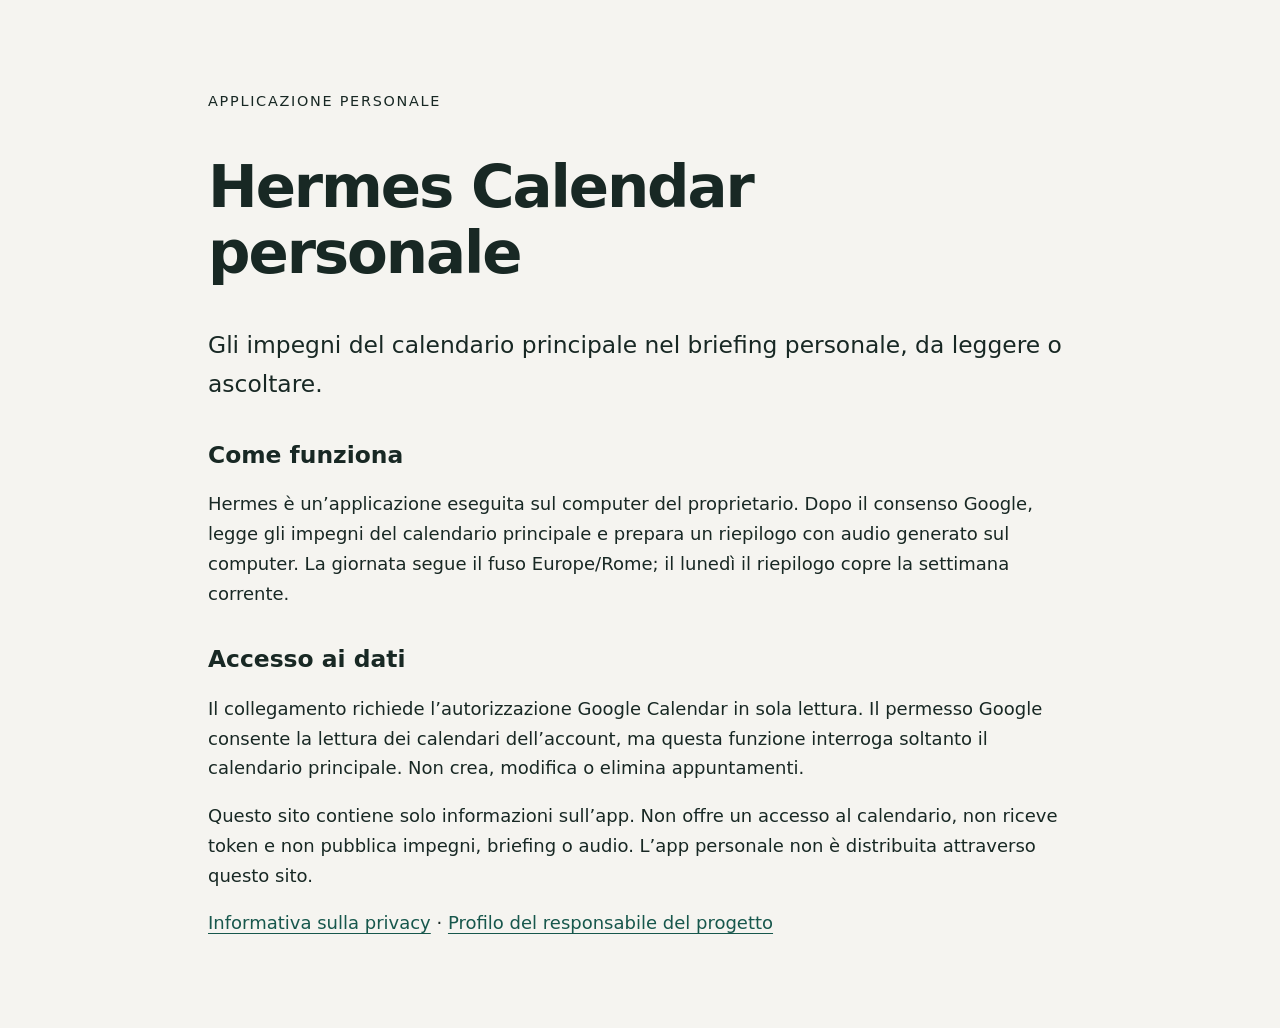
<file: index.html>
<!doctype html>
<html lang="it">
<meta charset="utf-8">
<meta name="viewport" content="width=device-width,initial-scale=1">
<meta name="description" content="Hermes Calendar personale: informazioni sul collegamento locale, in sola lettura, a Google Calendar.">
<title>Hermes Calendar personale</title>
<link rel="stylesheet" href="style.css">
<main>
  <p class="eyebrow">Applicazione personale</p>
  <h1>Hermes Calendar personale</h1>
  <p class="lead">Gli impegni del calendario principale nel briefing personale, da leggere o ascoltare.</p>
  <h2>Come funziona</h2>
  <p>Hermes è un’applicazione eseguita sul computer del proprietario. Dopo il consenso Google, legge gli impegni del calendario principale e prepara un riepilogo con audio generato sul computer. La giornata segue il fuso Europe/Rome; il lunedì il riepilogo copre la settimana corrente.</p>
  <h2>Accesso ai dati</h2>
  <p>Il collegamento richiede l’autorizzazione Google Calendar in sola lettura. Il permesso Google consente la lettura dei calendari dell’account, ma questa funzione interroga soltanto il calendario principale. Non crea, modifica o elimina appuntamenti.</p>
  <p>Questo sito contiene solo informazioni sull’app. Non offre un accesso al calendario, non riceve token e non pubblica impegni, briefing o audio. L’app personale non è distribuita attraverso questo sito.</p>
  <p><a href="privacy.html">Informativa sulla privacy</a> · <a href="https://github.com/paolomail1996-rgb">Profilo del responsabile del progetto</a></p>
</main>
</html>
</file>
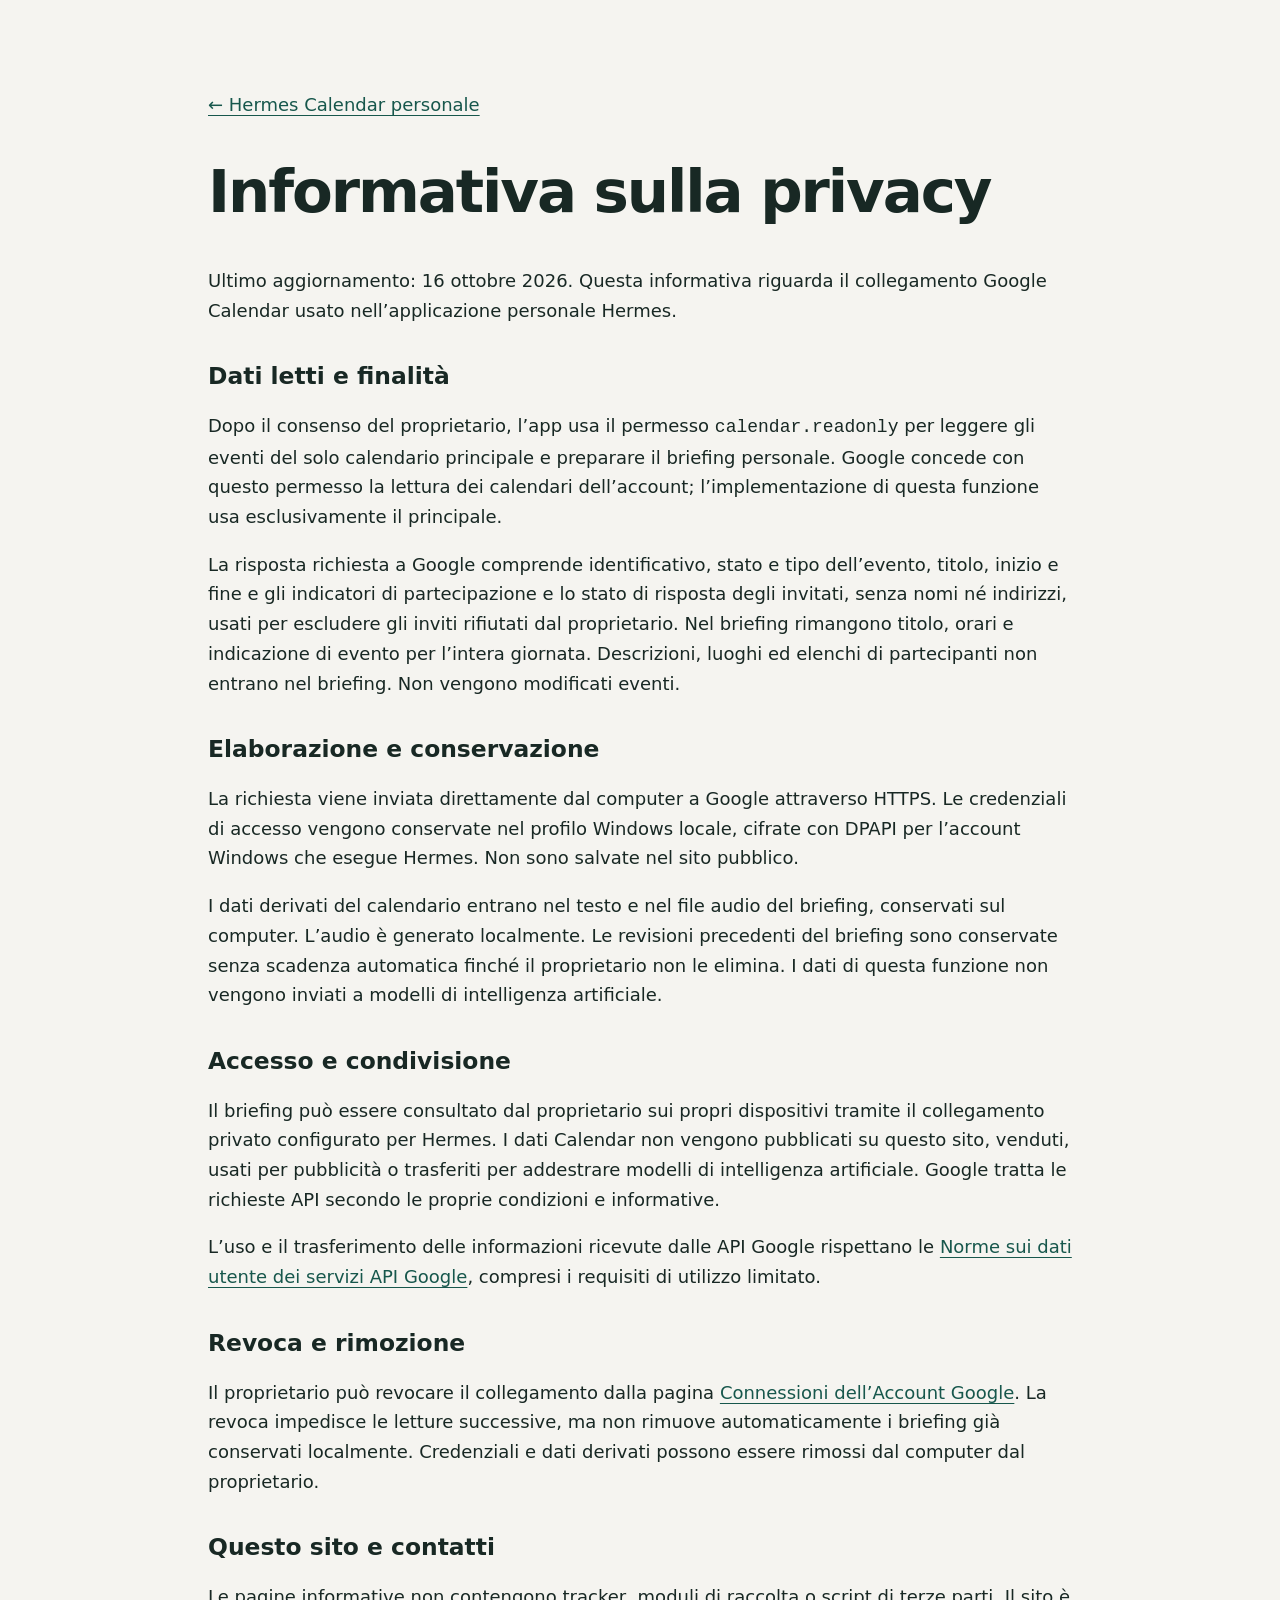
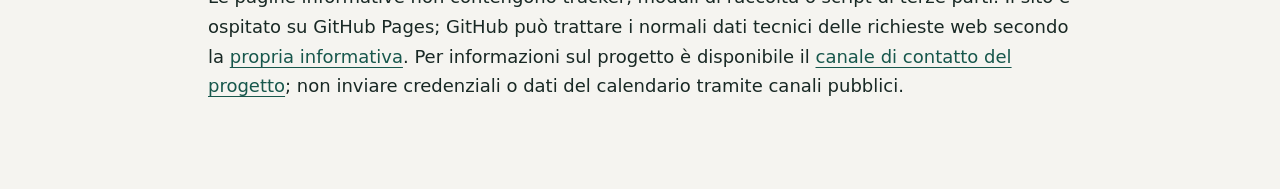
<file: privacy.html>
<!doctype html>
<html lang="it">
<meta charset="utf-8">
<meta name="viewport" content="width=device-width,initial-scale=1">
<meta name="description" content="Accesso, utilizzo e conservazione dei dati di Google Calendar da parte di Hermes Calendar personale.">
<title>Privacy · Hermes Calendar personale</title>
<link rel="stylesheet" href="style.css">
<main>
  <p><a href="index.html">← Hermes Calendar personale</a></p>
  <h1>Informativa sulla privacy</h1>
  <p>Ultimo aggiornamento: 16 ottobre 2026. Questa informativa riguarda il collegamento Google Calendar usato nell’applicazione personale Hermes.</p>
  <h2>Dati letti e finalità</h2>
  <p>Dopo il consenso del proprietario, l’app usa il permesso <code>calendar.readonly</code> per leggere gli eventi del solo calendario principale e preparare il briefing personale. Google concede con questo permesso la lettura dei calendari dell’account; l’implementazione di questa funzione usa esclusivamente il principale.</p>
  <p>La risposta richiesta a Google comprende identificativo, stato e tipo dell’evento, titolo, inizio e fine e gli indicatori di partecipazione e lo stato di risposta degli invitati, senza nomi né indirizzi, usati per escludere gli inviti rifiutati dal proprietario. Nel briefing rimangono titolo, orari e indicazione di evento per l’intera giornata. Descrizioni, luoghi ed elenchi di partecipanti non entrano nel briefing. Non vengono modificati eventi.</p>
  <h2>Elaborazione e conservazione</h2>
  <p>La richiesta viene inviata direttamente dal computer a Google attraverso HTTPS. Le credenziali di accesso vengono conservate nel profilo Windows locale, cifrate con DPAPI per l’account Windows che esegue Hermes. Non sono salvate nel sito pubblico.</p>
  <p>I dati derivati del calendario entrano nel testo e nel file audio del briefing, conservati sul computer. L’audio è generato localmente. Le revisioni precedenti del briefing sono conservate senza scadenza automatica finché il proprietario non le elimina. I dati di questa funzione non vengono inviati a modelli di intelligenza artificiale.</p>
  <h2>Accesso e condivisione</h2>
  <p>Il briefing può essere consultato dal proprietario sui propri dispositivi tramite il collegamento privato configurato per Hermes. I dati Calendar non vengono pubblicati su questo sito, venduti, usati per pubblicità o trasferiti per addestrare modelli di intelligenza artificiale. Google tratta le richieste API secondo le proprie condizioni e informative.</p>
  <p>L’uso e il trasferimento delle informazioni ricevute dalle API Google rispettano le <a href="https://developers.google.com/terms/api-services-user-data-policy">Norme sui dati utente dei servizi API Google</a>, compresi i requisiti di utilizzo limitato.</p>
  <h2>Revoca e rimozione</h2>
  <p>Il proprietario può revocare il collegamento dalla pagina <a href="https://myaccount.google.com/connections">Connessioni dell’Account Google</a>. La revoca impedisce le letture successive, ma non rimuove automaticamente i briefing già conservati localmente. Credenziali e dati derivati possono essere rimossi dal computer dal proprietario.</p>
  <h2>Questo sito e contatti</h2>
  <p>Le pagine informative non contengono tracker, moduli di raccolta o script di terze parti. Il sito è ospitato su GitHub Pages; GitHub può trattare i normali dati tecnici delle richieste web secondo la <a href="https://docs.github.com/en/site-policy/privacy-policies/github-general-privacy-statement">propria informativa</a>. Per informazioni sul progetto è disponibile il <a href="https://github.com/paolomail1996-rgb/hermes-calendar-info/issues">canale di contatto del progetto</a>; non inviare credenziali o dati del calendario tramite canali pubblici.</p>
</main>
</html>
</file>
<file: style.css>
:root { color-scheme: light dark; font: 18px/1.65 system-ui, sans-serif; }
body { margin: 0; background: #f5f4f0; color: #182824; }
main { max-width: 48rem; margin: 5rem auto; padding: 0 1.5rem; }
h1 { font-size: clamp(2rem, 5vw, 3.3rem); line-height: 1.12; letter-spacing: -.035em; }
h2 { font-size: 1.3rem; margin-top: 2rem; line-height: 1.3; }
a { color: #17574c; text-underline-offset: .2em; }
.eyebrow { text-transform: uppercase; font-size: .8rem; letter-spacing: .12em; }
.lead { font-size: 1.3rem; }
code { overflow-wrap: anywhere; }
@media (prefers-color-scheme: dark) {
  body { background: #13241f; color: #eceee7; }
  a { color: #9ed7bc; }
}
</file>
